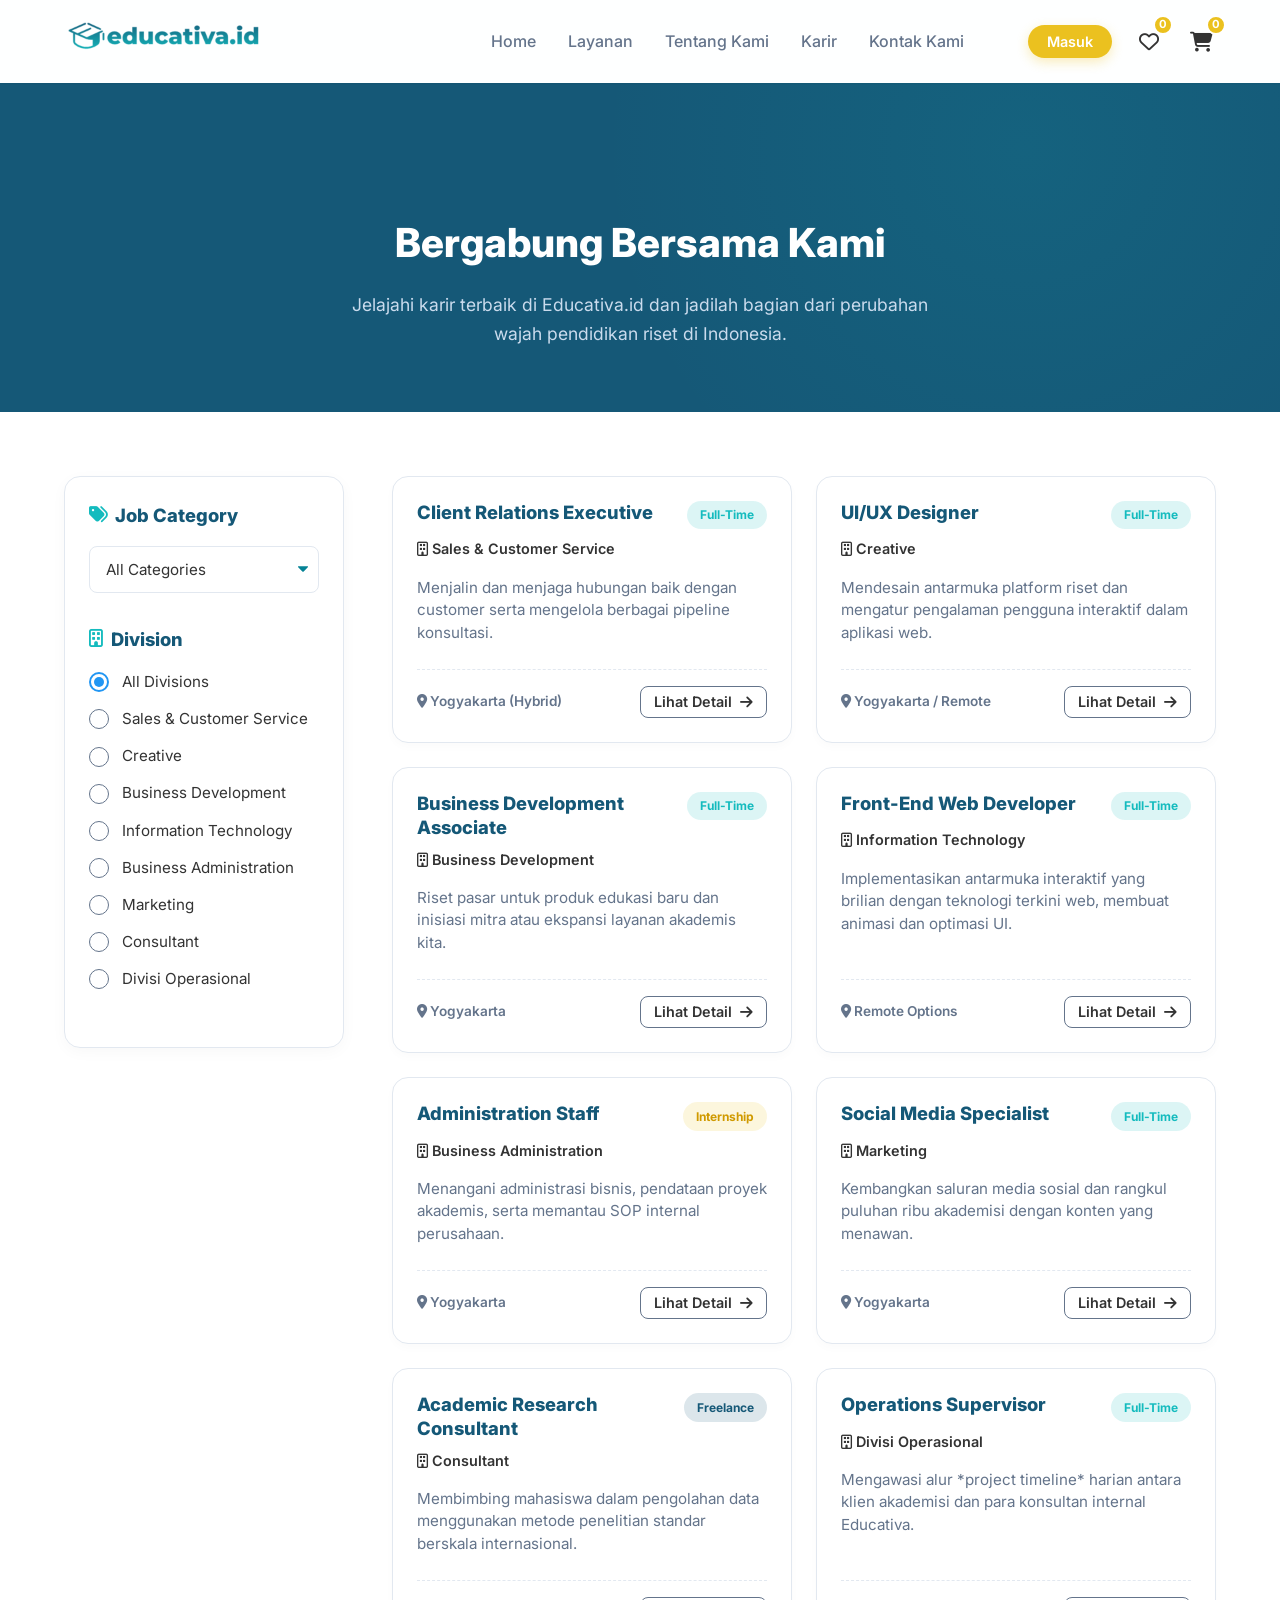
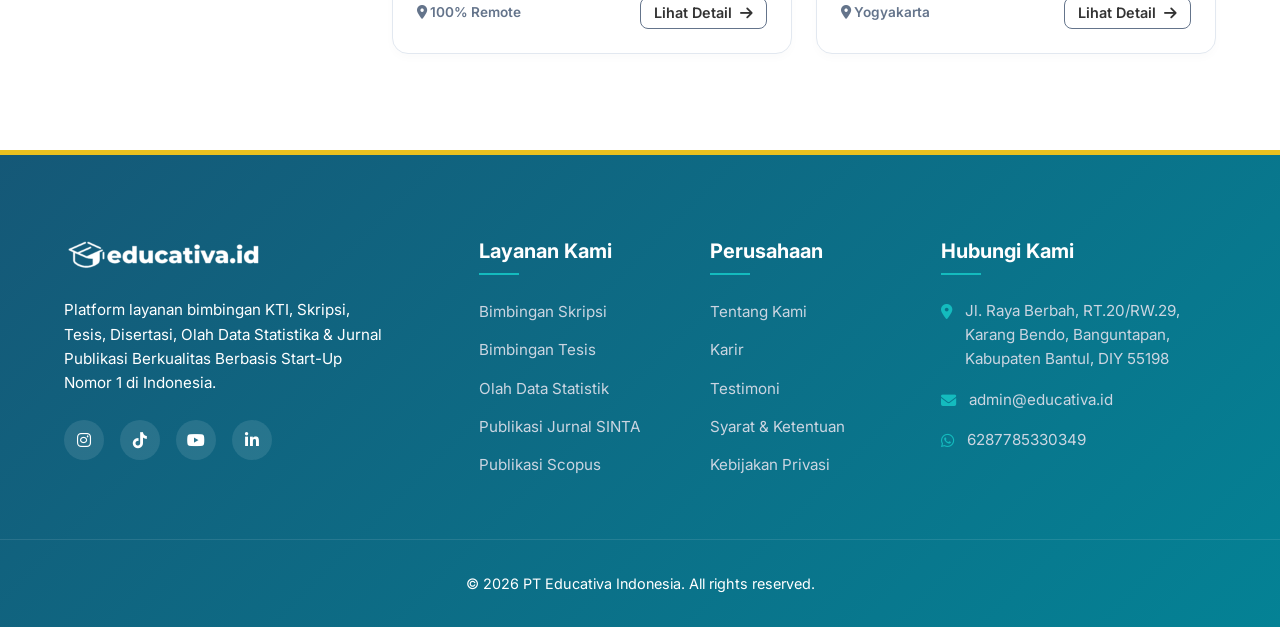
<file: karir.html>
<!doctype html>
<html lang="id">
<head>
  <meta charset="UTF-8" />
  <meta name="viewport" content="width=device-width, initial-scale=1.0" />
  <title>Karir - Educativa.id</title>
  <!-- Google Fonts: Inter -->
  <link rel="preconnect" href="https://fonts.googleapis.com" />
  <link rel="preconnect" href="https://fonts.gstatic.com" crossorigin />
  <link href="https://fonts.googleapis.com/css2?family=Inter:wght@300;400;500;600;700;800&display=swap" rel="stylesheet" />
  <!-- FontAwesome for Icons -->
  <link rel="stylesheet" href="https://cdnjs.cloudflare.com/ajax/libs/font-awesome/6.4.0/css/all.min.css" />
  <!-- Custom CSS -->
  <link rel="stylesheet" href="style.css" />
</head>
<body>
  <!-- NAVBAR -->
  <nav class="navbar" id="navbar">
    <div class="container navbar-container">
      <div class="nav-logo">
        <a href="index.html">
          <img src="assets/Logo-Educativa.png" alt="Educativa Logo" style="height: 40px;">
        </a>
      </div>

      <!-- Mobile Menu Toggle -->
      <button class="nav-toggle" id="nav-toggle">
        <i class="fas fa-bars"></i>
      </button>

      <ul class="nav-menu" id="nav-menu">
        <li><a href="index.html#home">Home</a></li>
        <li><a href="index.html#courses">Layanan</a></li>
        <li><a href="index.html#about">Tentang Kami</a></li>
        <li><a href="karir.html" class="active">Karir</a></li>
        <li><a href="index.html#contact">Kontak Kami</a></li>
        <li class="nav-icons-wrapper">
          <div class="nav-icons">
            <button class="btn btn-primary btn-pill btn-sm" onclick="openAuthModal()" style="font-weight: 600; padding: 0.5rem 1.2rem;">Masuk</button>
            <div class="icon-wrapper" onclick="toggleNavDropdown('wishlist-dropdown')">
              <i class="fa-regular fa-heart"></i>
              <span class="badge" id="wishlist-badge">0</span>
              <!-- Wishlist Dropdown -->
              <div class="nav-dropdown" id="wishlist-dropdown">
                <div class="dropdown-header">
                  <h4>Wishlist Saya</h4>
                </div>
                <div class="dropdown-body" id="wishlist-items-container">
                  <p class="empty-notif">Belum ada kelas di wishlist.</p>
                </div>
              </div>
            </div>
            <div class="icon-wrapper" onclick="toggleNavDropdown('cart-dropdown')">
              <i class="fa-solid fa-cart-shopping"></i>
              <span class="badge" id="cart-badge">0</span>
              <!-- Cart Dropdown -->
              <div class="nav-dropdown" id="cart-dropdown">
                <div class="dropdown-header">
                  <h4>Keranjang Belanja</h4>
                </div>
                <div class="dropdown-body" id="cart-items-container">
                  <p class="empty-notif">Keranjang Anda kosong.</p>
                </div>
                <div class="dropdown-footer">
                  <button class="btn btn-primary" style="width: 100%; border-radius: 8px;" onclick="alert('Checkout fitur belum tersedia di demo ini.')">Lanjut Pembayaran</button>
                </div>
              </div>
            </div>
          </div>
        </li>
      </ul>
    </div>
  </nav>

  <!-- CAREER HERO -->
  <section class="career-hero">
    <div class="container">
      <h1>Bergabung Bersama Kami</h1>
      <p>Jelajahi karir terbaik di Educativa.id dan jadilah bagian dari perubahan wajah pendidikan riset di Indonesia.</p>
    </div>
  </section>

  <!-- CAREER MAIN CONTENT -->
  <section class="career-section">
    <div class="container career-layout">
      <!-- SIDEBAR FILTER -->
      <aside class="career-sidebar">
        <!-- Job Category -->
        <div class="filter-group">
          <div class="filter-title">
            <i class="fas fa-tags"></i> Job Category
          </div>
          <div class="custom-select-wrapper">
            <select id="job-category-filter">
              <option value="All">All Categories</option>
              <option value="Full-Time">Full-Time</option>
              <option value="Part-Time">Part-Time</option>
              <option value="Freelance">Freelance</option>
              <option value="Internship">Internship</option>
            </select>
          </div>
        </div>

        <!-- Division -->
        <div class="filter-group mt-4">
          <div class="filter-title">
            <i class="far fa-building"></i> Division
          </div>
          <form id="division-filter-form" class="radio-filter-list">
            <label class="radio-item">
              <input type="radio" name="division" value="All" checked>
              <span class="radio-circle"></span>
              All Divisions
            </label>
            <label class="radio-item">
              <input type="radio" name="division" value="Sales">
              <span class="radio-circle"></span>
              Sales & Customer Service
            </label>
            <label class="radio-item">
              <input type="radio" name="division" value="Creative">
              <span class="radio-circle"></span>
              Creative
            </label>
            <label class="radio-item">
              <input type="radio" name="division" value="Business Development">
              <span class="radio-circle"></span>
              Business Development
            </label>
            <label class="radio-item">
              <input type="radio" name="division" value="IT">
              <span class="radio-circle"></span>
              Information Technology
            </label>
            <label class="radio-item">
              <input type="radio" name="division" value="Business Administration">
              <span class="radio-circle"></span>
              Business Administration
            </label>
            <label class="radio-item">
              <input type="radio" name="division" value="Marketing">
              <span class="radio-circle"></span>
              Marketing
            </label>
            <label class="radio-item">
              <input type="radio" name="division" value="Consultant">
              <span class="radio-circle"></span>
              Consultant
            </label>
            <label class="radio-item">
              <input type="radio" name="division" value="Operasional">
              <span class="radio-circle"></span>
              Divisi Operasional
            </label>
          </form>
        </div>
      </aside>

      <!-- JOB LISTING -->
      <div class="career-grid" id="career-jobs-container">
        
        <div class="job-card" data-division="Sales" data-category="Full-Time">
          <div class="job-header">
            <h3>Client Relations Executive</h3>
            <span class="job-type-badge text-teal-bg">Full-Time</span>
          </div>
          <p class="job-division text-muted"><i class="far fa-building"></i> Sales & Customer Service</p>
          <p class="job-desc">Menjalin dan menjaga hubungan baik dengan customer serta mengelola berbagai pipeline konsultasi.</p>
          <div class="job-footer">
            <span class="job-location"><i class="fas fa-map-marker-alt"></i> Yogyakarta (Hybrid)</span>
            <button class="btn btn-outline btn-sm" style="padding: 0.4rem 0.8rem; border-radius: 8px;">Lihat Detail <i class="fas fa-arrow-right"></i></button>
          </div>
        </div>

        <div class="job-card" data-division="Creative" data-category="Full-Time">
          <div class="job-header">
            <h3>UI/UX Designer</h3>
            <span class="job-type-badge text-teal-bg">Full-Time</span>
          </div>
          <p class="job-division text-muted"><i class="far fa-building"></i> Creative</p>
          <p class="job-desc">Mendesain antarmuka platform riset dan mengatur pengalaman pengguna interaktif dalam aplikasi web.</p>
          <div class="job-footer">
            <span class="job-location"><i class="fas fa-map-marker-alt"></i> Yogyakarta / Remote</span>
            <button class="btn btn-outline btn-sm" style="padding: 0.4rem 0.8rem; border-radius: 8px;">Lihat Detail <i class="fas fa-arrow-right"></i></button>
          </div>
        </div>

        <div class="job-card" data-division="Business Development" data-category="Full-Time">
          <div class="job-header">
            <h3>Business Development Associate</h3>
            <span class="job-type-badge text-teal-bg">Full-Time</span>
          </div>
          <p class="job-division text-muted"><i class="far fa-building"></i> Business Development</p>
          <p class="job-desc">Riset pasar untuk produk edukasi baru dan inisiasi mitra atau ekspansi layanan akademis kita.</p>
          <div class="job-footer">
            <span class="job-location"><i class="fas fa-map-marker-alt"></i> Yogyakarta</span>
            <button class="btn btn-outline btn-sm" style="padding: 0.4rem 0.8rem; border-radius: 8px;">Lihat Detail <i class="fas fa-arrow-right"></i></button>
          </div>
        </div>

        <div class="job-card" data-division="IT" data-category="Full-Time">
          <div class="job-header">
            <h3>Front-End Web Developer</h3>
            <span class="job-type-badge text-teal-bg">Full-Time</span>
          </div>
          <p class="job-division text-muted"><i class="far fa-building"></i> Information Technology</p>
          <p class="job-desc">Implementasikan antarmuka interaktif yang brilian dengan teknologi terkini web, membuat animasi dan optimasi UI.</p>
          <div class="job-footer">
            <span class="job-location"><i class="fas fa-map-marker-alt"></i> Remote Options</span>
            <button class="btn btn-outline btn-sm" style="padding: 0.4rem 0.8rem; border-radius: 8px;">Lihat Detail <i class="fas fa-arrow-right"></i></button>
          </div>
        </div>

        <div class="job-card" data-division="Business Administration" data-category="Internship">
          <div class="job-header">
            <h3>Administration Staff</h3>
            <span class="job-type-badge text-yellow-bg">Internship</span>
          </div>
          <p class="job-division text-muted"><i class="far fa-building"></i> Business Administration</p>
          <p class="job-desc">Menangani administrasi bisnis, pendataan proyek akademis, serta memantau SOP internal perusahaan.</p>
          <div class="job-footer">
            <span class="job-location"><i class="fas fa-map-marker-alt"></i> Yogyakarta</span>
            <button class="btn btn-outline btn-sm" style="padding: 0.4rem 0.8rem; border-radius: 8px;">Lihat Detail <i class="fas fa-arrow-right"></i></button>
          </div>
        </div>

        <div class="job-card" data-division="Marketing" data-category="Full-Time">
          <div class="job-header">
            <h3>Social Media Specialist</h3>
            <span class="job-type-badge text-teal-bg">Full-Time</span>
          </div>
          <p class="job-division text-muted"><i class="far fa-building"></i> Marketing</p>
          <p class="job-desc">Kembangkan saluran media sosial dan rangkul puluhan ribu akademisi dengan konten yang menawan.</p>
          <div class="job-footer">
            <span class="job-location"><i class="fas fa-map-marker-alt"></i> Yogyakarta</span>
            <button class="btn btn-outline btn-sm" style="padding: 0.4rem 0.8rem; border-radius: 8px;">Lihat Detail <i class="fas fa-arrow-right"></i></button>
          </div>
        </div>

        <div class="job-card" data-division="Consultant" data-category="Freelance">
          <div class="job-header">
            <h3>Academic Research Consultant</h3>
            <span class="job-type-badge text-blue-bg">Freelance</span>
          </div>
          <p class="job-division text-muted"><i class="far fa-building"></i> Consultant</p>
          <p class="job-desc">Membimbing mahasiswa dalam pengolahan data menggunakan metode penelitian standar berskala internasional.</p>
          <div class="job-footer">
            <span class="job-location"><i class="fas fa-map-marker-alt"></i> 100% Remote</span>
            <button class="btn btn-outline btn-sm" style="padding: 0.4rem 0.8rem; border-radius: 8px;">Lihat Detail <i class="fas fa-arrow-right"></i></button>
          </div>
        </div>

        <div class="job-card" data-division="Operasional" data-category="Full-Time">
          <div class="job-header">
            <h3>Operations Supervisor</h3>
            <span class="job-type-badge text-teal-bg">Full-Time</span>
          </div>
          <p class="job-division text-muted"><i class="far fa-building"></i> Divisi Operasional</p>
          <p class="job-desc">Mengawasi alur *project timeline* harian antara klien akademisi dan para konsultan internal Educativa.</p>
          <div class="job-footer">
            <span class="job-location"><i class="fas fa-map-marker-alt"></i> Yogyakarta</span>
            <button class="btn btn-outline btn-sm" style="padding: 0.4rem 0.8rem; border-radius: 8px;">Lihat Detail <i class="fas fa-arrow-right"></i></button>
          </div>
        </div>

      </div>
    </div>
  </section>

  <!-- FOOTER -->
  <footer class="footer" id="contact">
      <div class="container footer-container">
          <div class="footer-col brand-col">
              <a href="index.html" class="footer-logo">
                  <img src="assets/Logo-Educativa.png" alt="Educativa Logo" style="height: 40px; margin-bottom: 1rem; filter: brightness(0) invert(1);">
              </a>
              <p>Platform layanan bimbingan KTI, Skripsi, Tesis, Disertasi, Olah Data Statistika & Jurnal Publikasi Berkualitas Berbasis Start-Up Nomor 1 di Indonesia.</p>
              <div class="social-links">
                  <a href="#"><i class="fab fa-instagram"></i></a>
                  <a href="#"><i class="fab fa-tiktok"></i></a>
                  <a href="#"><i class="fab fa-youtube"></i></a>
                  <a href="#"><i class="fab fa-linkedin-in"></i></a>
              </div>
          </div>
          
          <div class="footer-col">
              <h4>Layanan Kami</h4>
              <ul>
                  <li><a href="index.html#courses">Bimbingan Skripsi</a></li>
                  <li><a href="index.html#courses">Bimbingan Tesis</a></li>
                  <li><a href="index.html#courses">Olah Data Statistik</a></li>
                  <li><a href="index.html#courses">Publikasi Jurnal SINTA</a></li>
                  <li><a href="index.html#courses">Publikasi Scopus</a></li>
              </ul>
          </div>

          <div class="footer-col">
              <h4>Perusahaan</h4>
              <ul>
                  <li><a href="index.html#about">Tentang Kami</a></li>
                  <li><a href="karir.html">Karir</a></li>
                  <li><a href="#">Testimoni</a></li>
                  <li><a href="#">Syarat & Ketentuan</a></li>
                  <li><a href="#">Kebijakan Privasi</a></li>
              </ul>
          </div>

          <div class="footer-col contact-col">
              <h4>Hubungi Kami</h4>
              <p><i class="fas fa-map-marker-alt"></i> Jl. Raya Berbah, RT.20/RW.29, Karang Bendo, Banguntapan, Kabupaten Bantul, DIY 55198</p>
              <p><i class="fas fa-envelope"></i> admin@educativa.id</p>
              <p><i class="fab fa-whatsapp"></i> 6287785330349</p>
          </div>
      </div>
      <div class="footer-bottom">
          <p>&copy; 2026 PT Educativa Indonesia. All rights reserved.</p>
      </div>
  </footer>

  <!-- TOAST CONTAINER -->
  <div id="toast-container" class="toast-container"></div>

  <!-- AUTH MODAL (LOGIN & REGISTER) -->
  <div class="auth-modal-overlay" id="auth-modal" style="display: none;">
    <div class="auth-card">
      <button class="auth-close-btn" onclick="closeAuthModal()" aria-label="Tutup">
        <i class="fas fa-times"></i>
      </button>
      
      <div class="auth-header text-center">
        <img src="assets/Logo-Educativa.png" alt="Educativa Logo" class="auth-logo">
        <h2>Selamat Datang!</h2>
        <p>Silakan masuk atau daftar untuk melanjutkan.</p>
      </div>

      <div class="auth-tabs">
        <button class="auth-tab-btn active" id="tab-login" onclick="switchAuthTab('login')">Masuk</button>
        <button class="auth-tab-btn" id="tab-register" onclick="switchAuthTab('register')">Daftar</button>
      </div>

      <!-- FORM LOGIN -->
      <form class="auth-form" id="form-login" onsubmit="event.preventDefault(); alert('Login berhasil (Demo)!'); closeAuthModal();">
        <div class="form-group">
          <label for="login-email">Email</label>
          <input type="email" id="login-email" placeholder="Masukkan email Anda" required>
        </div>
        <div class="form-group">
          <label for="login-password">Password</label>
          <input type="password" id="login-password" placeholder="Masukkan password" required>
        </div>
        <div class="form-options">
          <label class="remember-me">
            <input type="checkbox"> Ingat saya
          </label>
          <a href="#" class="forgot-password">Lupa Password?</a>
        </div>
        <button type="submit" class="btn btn-primary" style="width: 100%; border-radius: 999px; font-weight: 700; padding: 0.8rem;">Masuk Sekarang</button>
      </form>

      <!-- FORM DAFTAR -->
      <form class="auth-form" id="form-register" style="display: none;" onsubmit="event.preventDefault(); alert('Pendaftaran berhasil (Demo)! Silakan login.'); switchAuthTab('login');">
        <div class="form-group">
          <label for="reg-name">Nama Lengkap</label>
          <input type="text" id="reg-name" placeholder="John Doe" required>
        </div>
        <div class="form-group">
          <label for="reg-email">Email</label>
          <input type="email" id="reg-email" placeholder="johndoe@email.com" required>
        </div>
        <div class="form-group">
          <label for="reg-password">Password</label>
          <input type="password" id="reg-password" placeholder="Buat password baru" minlength="6" required>
        </div>
        <button type="submit" class="btn btn-primary" style="width: 100%; border-radius: 999px; font-weight: 700; padding: 0.8rem;">Daftar Akun</button>
      </form>
    </div>
  </div>

  <!-- MAIN SCRIPT -->
  <script src="script.js"></script>
</body>
</html>
</file>
<file: style.css>
/* -------------------------------------
   CSS VARIABLES & DESIGN SYSTEM
--------------------------------------- */
:root {
  /* Brand Colors - Official Educativa Theme */
  --primary-color: #14bbbe; /* Bright Teal/Cyan */
  --primary-light: #2bced1; 
  --primary-dark: #048295; /* Deep Teal */
  --primary-navy: #155877; /* Navy */
  
  --secondary-color: #ebc11f; /* Yellow Gold CTA */
  --secondary-hover: #d7a802;

  /* Neutral Colors */
  --text-main: #333333; /* Dark Gray */
  --text-muted: #64748b;
  --bg-main: #ffffff;
  --bg-light: #ecf2f5; /* Very light blue/grey */
  --bg-dark: #155877; /* Navy */
  --border-color: #e2e8f0;
  --sage-accent: #c2d4c1; /* Soft Sage */

  /* Typography */
  --font-family: "Inter", sans-serif;

  /* Shadows & Effects */
  --shadow-sm: 0 1px 2px 0 rgba(0, 0, 0, 0.05);
  --shadow-md:
    0 4px 6px -1px rgba(0, 0, 0, 0.1), 0 2px 4px -1px rgba(0, 0, 0, 0.06);
  --shadow-lg:
    0 10px 15px -3px rgba(0, 0, 0, 0.1), 0 4px 6px -2px rgba(0, 0, 0, 0.05);
  --shadow-xl:
    0 20px 25px -5px rgba(0, 0, 0, 0.1), 0 10px 10px -5px rgba(0, 0, 0, 0.04);

  /* Transitions */
  --transition-fast: 0.2s ease;
  --transition-normal: 0.3s ease;
}

/* -------------------------------------
   RESET & BASE STYLES
--------------------------------------- */
* {
  margin: 0;
  padding: 0;
  box-sizing: border-box;
}

html {
  scroll-behavior: smooth;
}

body {
  font-family: var(--font-family);
  color: var(--text-main);
  background-color: var(--bg-light);
  line-height: 1.6;
  overflow-x: hidden;
}

a {
  text-decoration: none;
  color: inherit;
}

li {
  list-style: none;
}

button {
  cursor: pointer;
  font-family: var(--font-family);
  border: none;
  outline: none;
  background: none;
}

.container {
  width: 100%;
  max-width: 1200px;
  margin: 0 auto;
  padding: 0 1.5rem;
}

/* -------------------------------------
   UTILITY CLASSES & BUTTONS
--------------------------------------- */
.btn {
  display: inline-flex;
  align-items: center;
  justify-content: center;
  padding: 0.75rem 1.5rem;
  border-radius: 8px;
  font-weight: 600;
  transition: all var(--transition-normal);
  gap: 0.5rem;
}

.btn-pill {
  border-radius: 50px;
}

.btn-sm {
  padding: 0.5rem 1rem;
  font-size: 0.9rem;
}

.btn-primary {
  background-color: var(--secondary-color);
  color: white !important;
  box-shadow: 0 4px 12px rgba(235, 193, 31, 0.3);
  font-weight: 800;
}

.btn-primary:hover {
  background-color: var(--secondary-hover);
  color: white !important;
  transform: translateY(-2px);
  box-shadow: 0 6px 15px rgba(215, 168, 2, 0.4);
}

.btn-outline {
  background-color: transparent;
  color: var(--text-main);
  border: 1px solid var(--text-muted);
}

.btn-outline:hover {
  border-color: var(--primary-color);
  color: var(--primary-color);
}

.text-teal {
  color: var(--primary-color);
}
.text-yellow {
  color: var(--secondary-color);
}
.mt-2 {
  margin-top: 1rem;
}

/* -------------------------------------
   NAVBAR
--------------------------------------- */
.navbar {
  position: sticky;
  top: 0;
  width: 100%;
  background-color: rgba(255, 255, 255, 0.95);
  backdrop-filter: blur(10px);
  box-shadow: var(--shadow-sm);
  z-index: 1000;
  padding: 1rem 0;
  transition: box-shadow var(--transition-fast);
}

.navbar-container {
  display: flex;
  justify-content: space-between;
  align-items: center;
}

.nav-logo a {
  font-size: 1.5rem;
  font-weight: 800;
  color: var(--primary-color);
}

.nav-logo span {
  color: var(--secondary-color);
}

.nav-menu {
  display: flex;
  gap: 2rem;
  align-items: center;
}

.nav-menu a {
  font-weight: 500;
  color: var(--text-muted);
  transition: color var(--transition-fast);
  position: relative;
  display: inline-block;
}

.nav-menu a:hover,
.nav-menu a.active {
  color: var(--primary-color);
}

.nav-menu a::after {
  content: "";
  position: absolute;
  width: 0;
  height: 2px;
  bottom: -4px;
  left: 0;
  background-color: var(--primary-color);
  transition: width var(--transition-normal);
}

.nav-menu a:hover::after,
.nav-menu a.active::after {
  width: 100%;
}

/* Ensure primary button text has correct contrast */
.nav-menu a.btn-primary,
.nav-icons a.btn-primary {
  color: white !important;
}

.nav-icons-wrapper {
  display: flex;
  align-items: center;
  margin-left: 2rem;
}

.nav-icons {
  display: flex;
  gap: 1.5rem;
  align-items: center;
}

.icon-wrapper {
  position: relative;
  font-size: 1.25rem;
  color: var(--text-main);
  cursor: pointer;
  transition: color var(--transition-fast);
  padding: 0.2rem;
}

.icon-wrapper:hover {
  color: var(--primary-color);
}

.badge {
  position: absolute;
  top: -8px;
  right: -10px;
  background-color: var(--secondary-color);
  color: white;
  font-size: 0.7rem;
  font-weight: 700;
  width: 20px;
  height: 20px;
  border-radius: 50%;
  display: flex;
  justify-content: center;
  align-items: center;
  border: 2px solid white;
  transition: transform 0.2s cubic-bezier(0.175, 0.885, 0.32, 1.275);
}

/* Badge animation lock */
.badge.bump {
  transform: scale(1.4);
}

/* -------------------------------------
   NAVBAR DROPDOWNS (CART & WISHLIST)
--------------------------------------- */
.nav-dropdown {
  position: absolute;
  top: 180%;
  right: -10px;
  width: 350px;
  background: white;
  border-radius: 16px;
  box-shadow: var(--shadow-xl);
  opacity: 0;
  visibility: hidden;
  transform: translateY(10px);
  transition: all var(--transition-normal);
  z-index: 1000;
  border: 1px solid var(--border-color);
  overflow: hidden;
  cursor: default; /* stop icon inherit */
}

.nav-dropdown.show {
  opacity: 1;
  visibility: visible;
  transform: translateY(0);
}

.dropdown-header {
  padding: 1.2rem;
  background-color: var(--bg-light);
  border-bottom: 1px solid var(--border-color);
  border-radius: 16px 16px 0 0;
}

.dropdown-header h4 {
  margin: 0;
  font-size: 1.1rem;
  color: var(--text-main);
  font-weight: 700;
}

.dropdown-body {
  max-height: 350px;
  overflow-y: auto;
  padding: 0;
}

.dropdown-item {
  display: flex;
  align-items: center;
  gap: 1rem;
  padding: 1rem 1.2rem;
  border-bottom: 1px solid var(--border-color);
  transition: background-color var(--transition-fast);
}

.dropdown-item:hover {
  background-color: var(--bg-light);
}

.dropdown-item-img {
  width: 60px;
  height: 60px;
  border-radius: 8px;
  object-fit: cover;
}

.dropdown-item-info {
  flex-grow: 1;
  display: flex;
  flex-direction: column;
}

.dropdown-item-title {
  font-size: 0.9rem;
  font-weight: 700;
  color: var(--text-main);
  line-height: 1.3;
  margin-bottom: 0.2rem;
  display: -webkit-box;
  -webkit-line-clamp: 2;
  line-clamp: 2;
  -webkit-box-orient: vertical;
  overflow: hidden;
}

.dropdown-item-price {
  font-size: 0.85rem;
  color: var(--primary-color);
  font-weight: 700;
}

.dropdown-item-remove {
  color: #ef4444;
  background: #fee2e2;
  border: none;
  width: 32px;
  height: 32px;
  border-radius: 50%;
  display: flex;
  justify-content: center;
  align-items: center;
  cursor: pointer;
  transition: all var(--transition-fast);
}

.dropdown-item-remove:hover {
  background: #fca5a5;
  color: #b91c1c;
}

.empty-notif {
  padding: 2rem;
  text-align: center;
  color: var(--text-muted);
  font-size: 0.95rem;
}

.dropdown-footer {
  padding: 1.2rem;
  background: white;
  border-top: 1px solid var(--border-color);
}

/* -------------------------------------
   TOAST NOTIFICATIONS
--------------------------------------- */
.toast-container {
  position: fixed;
  bottom: 30px;
  right: 30px;
  z-index: 9999;
  display: flex;
  flex-direction: column;
  gap: 10px;
}

.toast {
  background: white;
  border-left: 5px solid var(--primary-color);
  box-shadow: 0 10px 30px rgba(0,0,0,0.1);
  padding: 1rem 1.5rem;
  border-radius: 8px;
  display: flex;
  align-items: center;
  gap: 12px;
  min-width: 300px;
  transform: translateX(120%);
  transition: transform 0.4s cubic-bezier(0.175, 0.885, 0.32, 1.275);
}

.toast.show {
  transform: translateX(0);
}

.toast-icon {
  font-size: 1.5rem;
  color: var(--primary-color);
}

.toast.toast-danger {
  border-left-color: #ef4444;
}

.toast.toast-danger .toast-icon {
  color: #ef4444;
}

.toast-content {
  display: flex;
  flex-direction: column;
}

.toast-title {
  font-weight: 800;
  color: var(--text-main);
  font-size: 0.95rem;
}

.toast-desc {
  color: var(--text-muted);
  font-size: 0.85rem;
}

.nav-toggle {
  display: none;
  font-size: 1.5rem;
  color: var(--text-main);
}

/* -------------------------------------
   HERO SECTION
--------------------------------------- */
.hero {
  padding: 8rem 0 5rem;
  background:
    radial-gradient(
      circle at top right,
      rgba(20, 187, 190, 0.15) 0%,
      transparent 40%
    ),
    radial-gradient(
      circle at bottom left,
      rgba(4, 130, 149, 0.05) 0%,
      transparent 30%
    );
  background-color: var(--bg-light);
  min-height: 90vh;
  display: flex;
  align-items: center;
  position: relative;
  overflow: hidden;
}

/* Add a subtle background abstract shape if possible */
.hero::before {
  content: "";
  position: absolute;
  top: -10%;
  right: -5%;
  width: 600px;
  height: 600px;
  background: radial-gradient(
    circle,
    rgba(20, 187, 190, 0.08) 0%,
    transparent 70%
  );
  border-radius: 50%;
  z-index: 0;
}

.hero-container {
  display: grid;
  grid-template-columns: 1fr 1fr;
  gap: 2rem;
  align-items: center;
  z-index: 1;
}

.hero-title {
  font-size: 3.5rem;
  font-weight: 800;
  line-height: 1.2;
  margin-bottom: 1.5rem;
  color: var(--text-main);
}

.hero-title span {
  color: var(--primary-color);
  position: relative;
}

.hero-subtitle {
  font-size: 1.125rem;
  color: var(--text-muted);
  margin-bottom: 2.5rem;
  max-width: 90%;
  font-weight: 400;
}

.hero-cta {
  display: flex;
  gap: 1rem;
  margin-bottom: 2rem;
}

.hero-hashtag-wrap {
  margin-top: 2rem;
}

.hashtag {
  font-weight: 800;
  color: var(--text-muted);
  font-size: 1.25rem;
  font-style: italic;
  background: -webkit-linear-gradient(
    45deg,
    var(--text-main),
    var(--primary-color)
  );
  -webkit-background-clip: text;
  background-clip: text;
  -webkit-text-fill-color: transparent;
}

.hero-image {
  position: relative;
  display: flex;
  justify-content: center;
  align-items: center;
}

.image-wrapper {
  position: relative;
  width: 100%;
  max-width: 600px;
  margin: 0 auto;
}

.main-hero-img {
  width: 100%;
  height: 100%;
  object-fit: cover;
  border-radius: 20px;
  position: relative;
  z-index: 2;
}

/* Background blob for the image to sit on */
.image-wrapper::before {
  content: "";
  position: absolute;
  top: 50%;
  left: 50%;
  transform: translate(-50%, -50%);
  width: 110%;
  height: 110%;
  background-color: rgba(20, 187, 190, 0.1);
  border-radius: 50% 50% 50% 50% / 60% 60% 40% 40%;
  z-index: 1;
}

.floating-bubble {
  position: absolute;
  background: white;
  width: 60px;
  height: 60px;
  border-radius: 50%;
  display: flex;
  justify-content: center;
  align-items: center;
  box-shadow: var(--shadow-lg);
  font-size: 1.5rem;
  color: var(--primary-color);
  z-index: 3;
  animation: float 5s ease-in-out infinite;
}

.bubble-1 {
  top: 10%;
  left: -5%;
  animation-delay: 0s;
}

.bubble-2 {
  bottom: 15%;
  right: -5%;
  animation-delay: 2.5s;
  color: var(--secondary-color);
}

@keyframes float {
  0% {
    transform: translateY(0px) scale(1);
  }
  50% {
    transform: translateY(-15px) scale(1.05);
  }
  100% {
    transform: translateY(0px) scale(1);
  }
}

/* -------------------------------------
   SERVICE CHECKLIST STRIP
--------------------------------------- */
.service-strip {
  background-color: white;
  padding: 2rem 0;
  text-align: center;
  box-shadow: 0 4px 15px rgba(0, 0, 0, 0.03);
  position: relative;
  z-index: 10;
  margin-top: -30px; /* Overlap with hero a bit */
}

.strip-title {
  font-size: 1.1rem;
  font-weight: 700;
  color: var(--text-main);
  margin-bottom: 1.5rem;
}

.strip-items {
  display: flex;
  justify-content: center;
  flex-wrap: wrap;
  gap: 2rem;
}

.strip-item {
  font-size: 0.95rem;
  color: var(--text-muted);
  display: flex;
  align-items: center;
  gap: 0.5rem;
  font-weight: 500;
}

/* -------------------------------------
   3 PILLAR SERVICES SECTION
--------------------------------------- */
.pillar-services {
  padding: 6rem 0;
  background-color: var(--bg-light);
  position: relative;
  overflow: hidden;
}

/* Background stylistic wave from screenshot */
.pillar-services::before {
  content: "";
  position: absolute;
  top: 0;
  left: 0;
  right: 0;
  height: 100%;
  background: url('data:image/svg+xml;utf8,<svg viewBox="0 0 1440 320" xmlns="http://www.w3.org/2000/svg"><path fill="%2314bbbe10" fill-opacity="1" d="M0,160L48,149.3C96,139,192,117,288,138.7C384,160,480,224,576,218.7C672,213,768,139,864,133.3C960,128,1056,192,1152,197.3C1248,203,1344,149,1392,122.7L1440,96L1440,320L1392,320C1344,320,1248,320,1152,320C1056,320,960,320,864,320C768,320,672,320,576,320C480,320,384,320,288,320C192,320,96,320,48,320L0,320Z"></path></svg>')
    no-repeat bottom;
  background-size: cover;
  z-index: 0;
}

.pillar-services .container {
  position: relative;
  z-index: 1;
}

.pillar-services .section-header {
  text-align: center;
  margin-bottom: 4rem;
  max-width: 800px;
  margin-left: auto;
  margin-right: auto;
}

.divider-wave {
  width: 80px;
  height: 4px;
  background-color: var(--secondary-color);
  margin: 1.5rem auto 0;
  border-radius: 2px;
}

.pillars-grid {
  display: grid;
  grid-template-columns: repeat(auto-fit, minmax(300px, 1fr));
  gap: 2.5rem;
}

.pillar-card {
  background: white;
  border-radius: 20px;
  padding: 0 0 2.5rem 0;
  text-align: center;
  box-shadow: var(--shadow-md);
  transition:
    transform var(--transition-normal),
    box-shadow var(--transition-normal);
  position: relative;
  overflow: hidden;
  display: flex;
  flex-direction: column;
  align-items: center;
}

.pillar-card:hover {
  transform: translateY(-10px);
  box-shadow: var(--shadow-xl);
}

.pillar-image-banner {
  width: 100%;
  height: 200px;
  background-color: var(--bg-light);
}

.pillar-image-banner img {
  width: 100%;
  height: 100%;
  object-fit: cover;
}

.pillar-card::before {
  content: "";
  position: absolute;
  top: 0;
  left: 0;
  right: 0;
  height: 5px;
  background: var(--primary-color);
  z-index: 10;
}

.pillar-icon {
  width: 80px;
  height: 80px;
  background: var(--primary-color);
  color: white;
  border-radius: 50%;
  display: flex;
  justify-content: center;
  align-items: center;
  font-size: 2rem;
  margin-top: -40px;
  margin-bottom: 1.5rem;
  box-shadow: 0 4px 10px rgba(20, 187, 190, 0.3);
  border: 4px solid white;
  z-index: 2;
}

.pillar-card h3 {
  font-size: 1.5rem;
  color: var(--primary-navy);
  margin-bottom: 0.5rem;
  font-weight: 800;
  padding: 0 2rem;
}

.pillar-card .subtitle {
  font-weight: 700;
  color: var(--text-main);
  margin-bottom: 1rem;
  font-size: 1rem;
  padding: 0 2rem;
}

.pillar-card .desc {
  color: var(--text-muted);
  font-size: 0.95rem;
  line-height: 1.6;
  margin-bottom: 2rem;
  flex-grow: 1;
  padding: 0 2rem;
}

/* -------------------------------------
   STATS BANNER
--------------------------------------- */
.stats-banner {
  background-color: var(--primary-navy);
  background-image: linear-gradient(135deg, var(--primary-navy) 0%, var(--primary-dark) 100%);
  padding: 4rem 0;
  color: white;
  border-top: 4px solid var(--secondary-color);
  box-shadow: 0 10px 30px rgba(4, 130, 149, 0.2);
  position: relative;
  z-index: 10;
}

.stats-container {
  display: grid;
  grid-template-columns: repeat(4, 1fr);
  gap: 2rem;
  text-align: center;
}

.stat-item {
  padding: 1rem;
}

.stat-num {
  font-size: 3rem;
  font-weight: 800;
  margin-bottom: 0.5rem;
}

.stat-label {
  font-size: 1.1rem;
  font-weight: 600;
  opacity: 0.9;
  text-transform: uppercase;
  letter-spacing: 1px;
}

/* -------------------------------------
   100% GUARANTEE SERVICE SECTION
--------------------------------------- */
.guarantee-section {
  padding: 6rem 0;
  background-color: white;
}

.guarantee-section .section-header {
  text-align: center;
  margin-bottom: 4rem;
  max-width: 800px;
  margin-left: auto;
  margin-right: auto;
}

.guarantee-section .section-header h2 {
  font-size: 2.5rem;
  color: var(--text-main);
  margin-bottom: 1rem;
}

.guarantee-section .section-header p {
  color: var(--text-muted);
  font-size: 1.1rem;
}

.features-grid {
  display: grid;
  grid-template-columns: repeat(auto-fit, minmax(300px, 1fr));
  gap: 2rem;
}

.feature-card {
  text-align: center;
  padding: 2.5rem 1.5rem;
  background-color: var(--bg-light);
  border-radius: 16px;
  border: 1px solid var(--border-color);
  transition: transform var(--transition-normal);
}

.feature-card:hover {
  transform: translateY(-5px);
  box-shadow: var(--shadow-sm);
  border-color: var(--primary-light);
}

.feature-icon {
  width: 70px;
  height: 70px;
  margin: 0 auto 1.5rem;
  background-color: var(--primary-color);
  color: white;
  font-size: 2rem;
  display: flex;
  justify-content: center;
  align-items: center;
  border-radius: 50%;
  box-shadow: 0 4px 10px rgba(20, 187, 190, 0.3);
}

.feature-card h3 {
  font-size: 1.25rem;
  margin-bottom: 1rem;
  color: var(--text-main);
  font-weight: 700;
}

.feature-card p {
  color: var(--text-muted);
  font-size: 0.95rem;
  line-height: 1.6;
}
/* -------------------------------------
   TESTIMONIALS SECTION (Vertical Marquee)
--------------------------------------- */
.testimonials-section {
    background-color: var(--primary-navy);
    padding: 6rem 0;
    overflow: hidden;
}

.testimonials-container {
    display: grid;
    grid-template-columns: 1fr;
    gap: 3rem;
    align-items: center;
}

@media (min-width: 992px) {
    .testimonials-container {
        grid-template-columns: 1fr 1.5fr;
        gap: 5rem;
    }
}

.testimonials-left {
    color: white;
}

.badge-testimoni {
    display: inline-block;
    background-color: transparent;
    border: 1px solid rgba(255, 255, 255, 0.4);
    color: white;
    padding: 0.5rem 1rem;
    border-radius: 8px;
    font-size: 0.9rem;
    font-weight: 700;
    margin-bottom: 1.5rem;
}

.testimoni-title {
    font-size: 2.5rem;
    font-weight: 800;
    line-height: 1.3;
    margin-bottom: 2rem;
    color: white;
}

/* Revert btn primary to standard gold for light background */
.testimonials-left .btn-primary {
    background-color: var(--secondary-color) !important;
    color: white !important;
    box-shadow: 0 4px 10px rgba(235, 193, 31, 0.3) !important;
}

.testimonials-left .btn-primary:hover {
    background-color: var(--secondary-hover) !important;
}

.testimonials-right {
    display: flex;
    gap: 1.5rem;
    height: 600px;
    overflow: hidden;
    position: relative;
    /* CSS Mask for fading out top and bottom */
    mask-image: linear-gradient(to bottom, transparent, black 10%, black 90%, transparent);
    -webkit-mask-image: linear-gradient(to bottom, transparent, black 10%, black 90%, transparent);
}

.vertical-marquee {
    flex: 1;
    display: flex;
    flex-direction: column;
    overflow: hidden;
}

.v-marquee-track {
    display: flex;
    flex-direction: column;
    gap: 1.5rem;
    padding: 10px 0;
}

.marquee-up .v-marquee-track {
    animation: scrollVerticalUp 30s linear infinite;
}

.marquee-down .v-marquee-track {
    animation: scrollVerticalDown 30s linear infinite;
}

@keyframes scrollVerticalUp {
    0% { transform: translateY(0); }
    100% { transform: translateY(calc(-50% - 0.75rem)); }
}

@keyframes scrollVerticalDown {
    0% { transform: translateY(calc(-50% - 0.75rem)); }
    100% { transform: translateY(0); }
}

.review-card {
    background-color: white;
    border: 1px solid var(--border-color);
    border-radius: 16px;
    padding: 2rem;
    color: var(--text-main);
    box-shadow: 0 4px 12px rgba(0,0,0,0.04);
}

.review-stars {
    color: var(--secondary-color);
    margin-bottom: 1rem;
    font-size: 1.1rem;
}

.review-card h4 {
    font-size: 1.1rem;
    font-weight: 700;
    margin-bottom: 0.5rem;
    color: var(--primary-navy);
}

.review-card p {
    color: var(--text-muted);
    font-size: 0.95rem;
    line-height: 1.6;
    margin-bottom: 1.5rem;
}

.review-user {
    display: flex;
    align-items: center;
    gap: 1rem;
}

.review-user .avatar {
    width: 40px;
    height: 40px;
    background-color: var(--primary-navy);
    color: var(--primary-color);
    display: flex;
    justify-content: center;
    align-items: center;
    border-radius: 50%;
    font-weight: 800;
    font-size: 0.9rem;
}

.review-user h5 {
    color: var(--text-main);
    font-size: 0.95rem;
    margin-bottom: 0.1rem;
}

.review-user span {
    color: var(--text-muted);
    font-size: 0.8rem;
}

@media (max-width: 768px) {
    .testimoni-title {
        font-size: 2rem;
    }
    .testimonials-right {
        height: 500px;
    }
}

/* -------------------------------------
   KONSULTAN EXPERT / MENTOR SECTION
--------------------------------------- */
.mentor-section {
    padding: 6rem 0;
    background-color: var(--bg-main);
    overflow: hidden;
}

.mentor-header {
    margin-bottom: 3rem;
}

.badge-mint {
    display: inline-block;
    background-color: rgba(20, 187, 190, 0.1);
    color: var(--primary-color);
    padding: 0.5rem 1rem;
    border-radius: 999px;
    font-size: 0.85rem;
    font-weight: 700;
    margin-bottom: 1rem;
}

.mentor-header h2 {
    font-size: 2.5rem;
    color: var(--primary-navy);
    margin-bottom: 1rem;
    text-align: center;
}

.mentor-header p {
    color: var(--text-muted);
    font-size: 1.05rem;
    max-width: 800px;
    margin: 0 auto 2rem;
    text-align: center;
}

.mentor-chips {
    display: flex;
    justify-content: center;
    gap: 1.5rem;
    flex-wrap: wrap;
}

.mentor-chips .chip {
    background-color: white;
    padding: 0.5rem 1.25rem;
    border-radius: 999px;
    font-size: 0.9rem;
    font-weight: 600;
    color: var(--text-main);
    box-shadow: 0 2px 10px rgba(0,0,0,0.04);
    display: flex;
    align-items: center;
    gap: 0.5rem;
}

.mentor-controls {
    display: flex;
    justify-content: space-between;
    align-items: center;
    margin-bottom: 2rem;
    flex-wrap: wrap;
    gap: 1rem;
}

.mentor-filters {
    display: flex;
    gap: 0.5rem;
    flex-wrap: wrap;
}

.filter-btn {
    background-color: white;
    border: 1px solid var(--border-color);
    color: var(--text-main);
    padding: 0.5rem 1.25rem;
    border-radius: 999px;
    font-size: 0.9rem;
    font-weight: 600;
    cursor: pointer;
    transition: all 0.2s ease;
}

.filter-btn:hover {
    background-color: var(--bg-light);
}

.filter-btn.active {
    background-color: var(--primary-color);
    color: white;
    border-color: var(--primary-color);
}

.mentor-nav {
    display: flex;
    gap: 0.5rem;
}

.mentor-arrow {
    width: 40px;
    height: 40px;
    border-radius: 50%;
    background-color: white;
    border: 1px solid var(--border-color);
    color: var(--primary-navy);
    display: flex;
    justify-content: center;
    align-items: center;
    cursor: pointer;
    transition: all 0.2s ease;
}

.mentor-arrow:hover {
    background-color: var(--primary-color);
    color: white;
    border-color: var(--primary-color);
}

.mentor-slider-wrapper {
    position: relative;
    width: 100%;
}

.mentor-slider {
    display: flex;
    gap: 2rem;
    overflow-x: auto;
    scroll-behavior: smooth;
    scroll-snap-type: x mandatory;
    padding-bottom: 2rem; /* Avoid clipping shadows */
    /* Hide scrollbar */
    -ms-overflow-style: none;
    scrollbar-width: none;
}
.mentor-slider::-webkit-scrollbar {
    display: none;
}

.mentor-card {
    min-width: 300px;
    max-width: 300px;
    background-color: white;
    border-radius: 16px;
    scroll-snap-align: start;
    box-shadow: 0 4px 15px rgba(0,0,0,0.05);
    display: flex;
    flex-direction: column;
    overflow: hidden;
    transition: transform 0.3s ease;
}

.mentor-card:hover {
    transform: translateY(-5px);
    box-shadow: 0 10px 25px rgba(0,0,0,0.08);
}

.m-card-img {
    height: 380px;
    background-color: var(--bg-light);
    overflow: hidden;
    display: flex;
    justify-content: center;
    align-items: flex-end;
}

.m-card-img img {
    width: 100%;
    height: 100%;
    object-fit: cover;
    object-position: top;
}

.m-card-body {
    padding: 1.5rem;
    flex: 1;
}

.m-card-body h3 {
    font-size: 1.1rem;
    color: var(--primary-navy);
    margin-bottom: 0.5rem;
}

.m-job-title {
    font-size: 0.85rem;
    font-weight: 700;
    color: var(--text-muted);
    margin-bottom: 1rem;
}

.m-job-title span.text-teal {
    color: var(--primary-color);
}

.m-edu-badge {
    display: inline-block;
    background-color: var(--bg-light);
    color: var(--text-main);
    padding: 0.35rem 0.75rem;
    border-radius: 8px;
    font-size: 0.75rem;
    font-weight: 700;
    margin-bottom: 1rem;
}

.m-skills {
    font-size: 0.85rem;
    color: var(--text-muted);
    line-height: 1.5;
    margin-bottom: 0;
}

.m-card-footer {
    padding: 1rem 1.5rem;
    border-top: 1px solid var(--border-color);
    background-color: rgba(0,0,0,0.01);
}

.m-card-footer strong {
    font-size: 0.85rem;
    color: var(--text-main);
    font-weight: 600;
}

/* -------------------------------------
   INTEGRATED SERVICES SLIDER SECTION
--------------------------------------- */
.services-slider-section {
  padding: 5rem 0;
  background-color: white;
}

.services-slider-section .section-header {
  text-align: center;
  margin-bottom: 3rem;
}

.services-slider-section .section-header h2 {
  font-size: 2.5rem;
  color: var(--text-main);
}

.slider-wrapper {
  position: relative;
  display: flex;
  align-items: center;
}

.slider-btn {
  background-color: white;
  color: var(--primary-color);
  border: 1px solid var(--border-color);
  width: 50px;
  height: 50px;
  border-radius: 50%;
  display: flex;
  justify-content: center;
  align-items: center;
  font-size: 1.2rem;
  cursor: pointer;
  position: absolute;
  top: 50%;
  transform: translateY(-50%);
  z-index: 10;
  box-shadow: var(--shadow-md);
  transition: all var(--transition-fast);
}

.slider-btn:hover {
  background-color: var(--primary-color);
  color: white;
}

.prev-btn {
  left: -70px;
}

.next-btn {
  right: -70px;
}

.slider-container {
  display: flex;
  gap: 1.5rem;
  overflow-x: auto;
  scroll-behavior: smooth;
  scroll-snap-type: x mandatory;
  padding: 1rem 0 2rem 0; /* Add padding for box-shadow visibility */
  scrollbar-width: none; /* Firefox */
  -ms-overflow-style: none;  /* IE and Edge */
  cursor: url('data:image/svg+xml;utf8,<svg xmlns="http://www.w3.org/2000/svg" width="26" height="26" viewBox="0 0 24 24" fill="white" stroke="black" stroke-width="1.5" stroke-linecap="round" stroke-linejoin="round"><path d="M10 13V4a2 2 0 0 1 4 0v9"/><path d="M14 13V6a2 2 0 0 1 4 0v7"/><path d="M18 13V8a2 2 0 0 1 4 0v8a8 8 0 0 1-16 0V10a2 2 0 0 1 4 0v3"/></svg>') 13 13, grab;
  user-select: none;
}

.slider-container:active {
  cursor: url('data:image/svg+xml;utf8,<svg xmlns="http://www.w3.org/2000/svg" width="26" height="26" viewBox="0 0 24 24" fill="white" stroke="black" stroke-width="1.5" stroke-linecap="round" stroke-linejoin="round"><path d="M10 15V5a2 2 0 0 1 4 0v10"/><path d="M14 15V7a2 2 0 0 1 4 0v8"/><path d="M18 15V9a2 2 0 0 1 4 0v8a8 8 0 0 1-16 0v-6a2 2 0 0 1 4 0v7"/></svg>') 13 13, grabbing;
}

.slider-container::-webkit-scrollbar {
  display: none; /* Chrome, Safari and Opera */
}

.service-slider-card {
  flex: 0 0 320px; /* Fixed width */
  scroll-snap-align: start;
  background-color: white;
  border-radius: 24px;
  overflow: hidden;
  box-shadow: var(--shadow-md);
  transition: all var(--transition-normal);
  display: flex;
  flex-direction: column;
  position: relative;
  border: 1px solid var(--border-color);
}

.service-slider-card:hover {
  transform: translateY(-8px);
  box-shadow: var(--shadow-xl);
  border-color: var(--primary-light);
}

.service-image-banner {
  width: 100%;
  height: 180px;
  position: relative;
}

.service-image-banner img {
  width: 100%;
  height: 100%;
  object-fit: cover;
  pointer-events: none; /* Prevent accidental ghost dragging */
}

.service-badge {
  position: absolute;
  top: 15px;
  right: 15px;
  background-color: var(--secondary-color);
  color: white;
  padding: 0.4rem 1rem;
  border-radius: 50px;
  font-size: 0.8rem;
  font-weight: 800;
  z-index: 2;
  box-shadow: var(--shadow-sm);
}

.service-header {
  padding: 1.5rem 1.5rem 1rem;
  background: white;
  border-bottom: 1px dashed var(--border-color);
  text-align: left;
}

.service-subtitle {
  font-size: 0.85rem;
  color: var(--primary-color);
  font-weight: 700;
  display: block;
  margin-bottom: 0.3rem;
}

.service-title {
  font-size: 1.35rem;
  font-weight: 800;
  color: var(--text-main);
  margin-bottom: 0.5rem;
}

.service-price {
  font-size: 1.25rem;
  font-weight: 800;
  color: var(--primary-color);
  display: flex;
  align-items: baseline;
  gap: 0.3rem;
}

.service-price span {
  font-size: 0.85rem;
  font-weight: 500;
  color: var(--text-muted);
}

.service-body {
  padding: 1.5rem;
  flex-grow: 1;
}

.service-features {
  text-align: left;
}

.service-features li {
  margin-bottom: 0.8rem;
  color: var(--text-main);
  font-size: 0.9rem;
  display: flex;
  align-items: flex-start;
  gap: 0.6rem;
  line-height: 1.4;
}

.service-footer {
  padding: 1.2rem 1.5rem;
  background-color: var(--bg-light);
  border-top: 1px solid var(--border-color);
}

.course-actions {
  display: flex;
  gap: 0.5rem;
}

.btn-wishlist {
  background-color: white;
  color: var(--text-muted);
  border: 1px solid var(--border-color);
  width: 45px;
  height: 45px;
  border-radius: 8px; /* Changed from 50% to match user design */
  display: flex;
  justify-content: center;
  align-items: center;
  font-size: 1.3rem;
  transition: all var(--transition-fast);
  cursor: pointer;
}

.btn-wishlist:hover,
.btn-wishlist.active {
  background-color: #fee2e2;
  color: #ef4444;
  border-color: #fca5a5;
  outline: none;
}

.btn-add-cart {
  flex-grow: 1;
  background-color: var(--primary-color);
  color: white;
  border-radius: 8px; /* Rounded pillish edge matches button */
  font-weight: 600;
  display: flex;
  justify-content: center;
  align-items: center;
  gap: 0.5rem;
  transition: all var(--transition-fast);
  cursor: pointer;
  border: none;
  font-size: 1rem;
}

.btn-add-cart:hover {
  background-color: var(--primary-dark);
}

/* -------------------------------------
   CARD BUTTON & HOVER (SERVICES SLIDER)
--------------------------------------- */
.service-card-btn {
  width: 100%;
  padding: 0.8rem;
  font-weight: 700;
  color: var(--primary-color);
  background-color: transparent;
  border: 1px solid var(--primary-color);
  border-radius: 999px;
  transition: all 0.3s ease;
  cursor: pointer;
  display: flex;
  justify-content: center;
  align-items: center;
}

.service-card-btn:hover {
  background-color: var(--primary-color);
  color: white;
  transform: translateY(-2px);
  box-shadow: 0 4px 10px rgba(20, 187, 190, 0.2);
}

/* -------------------------------------
   PROMO MODAL
--------------------------------------- */
.modal-overlay {
  position: fixed;
  top: 0;
  left: 0;
  width: 100%;
  height: 100%;
  background-color: rgba(15, 23, 42, 0.7);
  backdrop-filter: blur(5px);
  z-index: 9999;
  display: flex;
  justify-content: center;
  align-items: center;
  opacity: 0;
  pointer-events: none;
  transition: opacity var(--transition-normal);
}

.modal-overlay.show {
  opacity: 1;
  pointer-events: auto;
}

.modal-content {
  background-color: white;
  border-radius: 16px;
  width: 90%;
  max-width: 700px;
  display: flex;
  overflow: hidden;
  position: relative;
  transform: scale(0.9);
  transition: transform var(--transition-normal);
  box-shadow: var(--shadow-xl);
}

.modal-overlay.show .modal-content {
  transform: scale(1);
}

.modal-close {
  position: absolute;
  top: 15px;
  right: 15px;
  width: 30px;
  height: 30px;
  background-color: rgba(255, 255, 255, 0.8);
  border-radius: 50%;
  display: flex;
  justify-content: center;
  align-items: center;
  font-size: 1.5rem;
  font-weight: bold;
  color: var(--text-main);
  z-index: 10;
  transition: background var(--transition-fast);
}

.modal-close:hover {
  background-color: var(--bg-light);
  color: red;
}

.modal-body {
  display: flex;
  width: 100%;
}

.modal-image {
  flex: 1;
  display: none;
}

.modal-image img {
  width: 100%;
  height: 100%;
  object-fit: cover;
}

.modal-text {
  flex: 1.5;
  padding: 3rem 2rem;
  display: flex;
  flex-direction: column;
  justify-content: center;
  background: linear-gradient(to right, white, var(--bg-light));
}

.modal-text h3 {
  font-size: 2rem;
  color: var(--primary-color);
  margin-bottom: 1rem;
}

.modal-text p {
  color: var(--text-muted);
  font-size: 1.1rem;
  margin-bottom: 1.5rem;
}

/* -------------------------------------
   FOOTER
--------------------------------------- */
.footer {
  background-color: var(--primary-navy);
  background-image: linear-gradient(135deg, var(--primary-navy) 0%, var(--primary-dark) 100%);
  color: white;
  padding: 5rem 0 2rem;
  border-top: 5px solid var(--secondary-color);
}

.footer-container {
  display: grid;
  grid-template-columns: 2fr 1fr 1fr 1.5fr;
  gap: 3rem;
  margin-bottom: 3rem;
}

.brand-col p {
  color: white;
  font-size: 0.95rem;
  line-height: 1.6;
  margin-bottom: 1.5rem;
  max-width: 90%;
}

.social-links {
  display: flex;
  gap: 1rem;
}

.social-links a {
  width: 40px;
  height: 40px;
  background-color: rgba(255, 255, 255, 0.1);
  color: white;
  display: flex;
  justify-content: center;
  align-items: center;
  border-radius: 50%;
  transition: all var(--transition-fast);
}

.social-links a:hover {
  background-color: var(--primary-color);
  transform: translateY(-3px);
}

.footer-col h4 {
  font-size: 1.25rem;
  margin-bottom: 1.5rem;
  color: white;
  position: relative;
  padding-bottom: 0.5rem;
}

.footer-col h4::after {
  content: "";
  position: absolute;
  left: 0;
  bottom: 0;
  width: 40px;
  height: 2px;
  background-color: var(--primary-color);
}

.footer-col ul {
  list-style: none;
}

.footer-col ul li {
  margin-bottom: 0.8rem;
}

.footer-col ul a {
  color: #cbd5e1;
  font-size: 0.95rem;
  transition: color var(--transition-fast);
}

.footer-col ul a:hover {
  color: var(--primary-color);
  padding-left: 5px;
}

.contact-col p {
  color: #cbd5e1;
  margin-bottom: 1rem;
  font-size: 0.95rem;
  display: flex;
  align-items: flex-start;
  gap: 0.8rem;
}

.contact-col p i {
  color: var(--primary-color);
  margin-top: 0.3rem;
}

.footer-bottom {
  text-align: center;
  padding-top: 2rem;
  border-top: 1px solid rgba(255, 255, 255, 0.1);
  color: white;
  font-size: 0.9rem;
}

/* -------------------------------------
   KELAS RISET MODAL (NEW)
--------------------------------------- */
.kr-modal-content {
  max-width: 1100px;
  width: 95%;
  max-height: 90vh;
  flex-direction: column;
  overflow-y: auto;
  border-radius: 24px;
  padding: 0;
  background-color: #f8fafc;
}

.kr-modal-header {
  padding: 3rem 3rem 2rem;
  background: white;
  border-bottom: 1px solid var(--border-color);
  position: relative;
  z-index: 5;
}

.kr-modal-title {
  font-size: 2.2rem;
  font-weight: 800;
  color: var(--text-main);
  margin-bottom: 0.5rem;
}

.kr-modal-desc {
  color: var(--text-muted);
  font-size: 1.1rem;
  margin-bottom: 2rem;
  max-width: 800px;
}

.kr-modal-controls {
  display: flex;
  justify-content: space-between;
  align-items: center;
  flex-wrap: wrap;
  gap: 1.5rem;
}

.kr-search-container {
  flex-grow: 1;
  max-width: 400px;
  position: relative;
}

.kr-search-container i {
  position: absolute;
  left: 1rem;
  top: 50%;
  transform: translateY(-50%);
  color: var(--text-muted);
}

.kr-search-container input {
  width: 100%;
  padding: 0.8rem 1rem 0.8rem 2.8rem;
  border: 1px solid var(--border-color);
  border-radius: 50px;
  font-family: inherit;
  font-size: 0.95rem;
  outline: none;
  transition: border-color var(--transition-fast);
}

.kr-search-container input:focus {
  border-color: var(--primary-color);
}

.kr-filters {
  display: flex;
  gap: 0.5rem;
}

.kr-filter-btn {
  padding: 0.6rem 1.5rem;
  border-radius: 50px;
  border: 1px solid var(--border-color);
  background: white;
  color: var(--text-muted);
  font-weight: 600;
  cursor: pointer;
  transition: all var(--transition-fast);
}

.kr-filter-btn:hover {
  background: var(--bg-light);
}

.kr-filter-btn.active {
  background: var(--primary-color);
  color: white;
  border-color: var(--primary-color);
}

.kr-modal-body {
  padding: 2.5rem 3rem;
  background-color: var(--bg-light);
}

.kelas-riset-grid {
  display: grid;
  grid-template-columns: 1fr;
  gap: 2rem;
}

@media (min-width: 768px) {
  .kelas-riset-grid {
    grid-template-columns: repeat(2, 1fr);
  }
}

@media (min-width: 1024px) {
  .kelas-riset-grid {
    grid-template-columns: repeat(3, 1fr);
  }
}

/* KR Card Styling */
.kr-card {
  background: white;
  border-radius: 16px;
  overflow: hidden;
  box-shadow: 0 4px 15px rgba(0,0,0,0.05);
  transition: transform var(--transition-normal);
  display: flex;
  flex-direction: column;
  position: relative;
  height: 100%;
}

.kr-card:hover {
  transform: translateY(-5px);
  box-shadow: var(--shadow-xl);
}

.kr-image-container {
  aspect-ratio: 16 / 10;
  position: relative;
  flex-shrink: 0;
}

.kr-image-container img {
  width: 100%;
  height: 100%;
  object-fit: cover;
  object-position: top center;
}

.kr-image-overlay {
  position: absolute;
  top: 0;
  left: 0;
  right: 0;
  bottom: 0;
  background: linear-gradient(to top, rgba(0,0,0,0.9), rgba(0,0,0,0.2));
  padding: 1.5rem;
  display: flex;
  flex-direction: column;
}

.kr-logo {
  color: white;
  font-weight: 800;
  font-size: 1rem;
  display: flex;
  align-items: center;
  gap: 0.5rem;
  margin-bottom: auto; /* Pushes everything else down */
}

.kr-logo span {
  font-weight: 400;
  font-size: 0.7rem;
  opacity: 0.8;
}

.kr-badge-limited {
  display: inline-block;
  background-color: #fcedcf; /* Bright Yellow matching screenshot */
  color: #c20000;
  font-size: 0.75rem;
  font-weight: 800;
  padding: 0.3rem 0.8rem;
  border-radius: 4px;
  text-transform: uppercase;
  margin-bottom: 0.8rem;
  align-self: flex-start;
  box-shadow: 0 2px 4px rgba(0,0,0,0.2);
}

.kr-badge-level {
  display: inline-block;
  background-color: rgba(255, 255, 255, 0.2);
  backdrop-filter: blur(4px);
  color: white;
  border: 1px solid rgba(255,255,255,0.4);
  font-size: 0.75rem;
  font-weight: 700;
  padding: 0.3rem 0.8rem;
  border-radius: 50px;
  margin-bottom: 0.8rem;
  align-self: flex-start;
}

.kr-title-overlay {
  color: white;
  font-size: 1.25rem;
  font-weight: 800;
  line-height: 1.3;
  margin-bottom: 0.5rem;
}

.kr-tutor-info {
  margin-top: 0.5rem;
}

.tutor-name {
  color: white;
  font-size: 0.9rem;
  font-weight: 700;
  margin-bottom: 0.2rem;
}

.tutor-role {
  color: rgba(255,255,255,0.7);
  font-size: 0.75rem;
}

.kr-content {
  padding: 1.5rem;
  flex-grow: 1;
  display: flex;
  flex-direction: column;
}

.kr-meta {
  display: flex;
  align-items: center;
  gap: 1rem;
  margin-bottom: 1rem;
  font-size: 0.85rem;
  font-weight: 600;
}

.kr-class-meta-grid {
  display: flex;
  flex-direction: column;
  gap: 0.6rem;
  margin-bottom: 1.5rem;
  margin-top: 1rem;
}

.kr-meta-row {
  display: flex;
  align-items: center;
  justify-content: space-between;
  gap: 0.5rem;
}

.kr-meta-bottom {
  padding-top: 0.5rem;
  border-top: 1px dashed var(--border-color);
}

.meta-item {
  display: flex;
  align-items: center;
  gap: 0.4rem;
  font-size: 0.8rem;
  color: var(--text-main);
  font-weight: 500;
}

.kr-meta-bottom .meta-item {
  color: var(--text-muted);
}

.kr-title {
  color: var(--text-main);
  font-size: 1.1rem;
  font-weight: 800;
  line-height: 1.4;
  margin-bottom: 0.5rem;
  min-height: 3.2rem;
  display: -webkit-box;
  -webkit-line-clamp: 2;
  line-clamp: 2;
  -webkit-box-orient: vertical;
  overflow: hidden;
}

.kr-price-badge {
  display: inline-block;
  padding: 0.5rem 1rem;
  border-radius: 8px;
  font-weight: 800;
  font-size: 1.1rem;
  margin-top: auto;
}

.kr-price-badge.gratis {
  color: var(--primary-color);
  background-color: #e0f2fe;
}

.kr-price-badge.berbayar {
  color: var(--text-main);
  background-color: #fcebeb; /* Light reddish/gray background */
}

.kr-footer {
  padding: 1.5rem;
  display: flex;
  gap: 1rem;
  align-items: center;
  border-top: 1px solid var(--border-color);
}

.btn-wishlist-round {
  width: 50px;
  height: 50px;
  border-radius: 50%;
  background: white;
  color: var(--text-muted);
  font-size: 1.4rem;
  display: flex;
  justify-content: center;
  align-items: center;
  border: 1px solid var(--border-color);
  cursor: pointer;
  transition: all var(--transition-fast);
}

.btn-wishlist-round:hover,
.btn-wishlist-round.active {
  background: #fee2e2;
  color: #ef4444;
  border-color: #fca5a5;
  outline: none;
}

.kr-btn-ambil {
  flex-grow: 1;
  background-color: #e2e8f0;
  color: var(--text-main);
  border-radius: 50px;
  padding: 0.8rem;
  font-weight: 700;
  font-size: 0.95rem;
  display: flex;
  justify-content: center;
  align-items: center;
  gap: 0.5rem;
  border: none;
  cursor: pointer;
  transition: all var(--transition-fast);
}

.kr-btn-ambil:hover {
  background-color: var(--primary-color);
  color: white;
}

/* -------------------------------------
   CLIENTS & PARTNERS LOGO SLIDER
--------------------------------------- */
.clients-section {
  padding: 4rem 0 3rem;
  background-color: var(--bg-main);
  overflow: hidden;
}

.clients-title {
  font-size: 1.8rem;
  font-weight: 800;
  color: var(--primary-navy);
  margin-bottom: 0.5rem;
  text-align: center;
}

.clients-subtitle {
  color: var(--text-muted);
  font-size: 1rem;
  margin-bottom: 3rem;
  text-align: center;
}

.marquee-container {
  width: 100%;
  overflow: hidden;
  position: relative;
  display: flex;
  align-items: center;
}

/* Gradient fades on the sides of the slider */
.marquee-container::before,
.marquee-container::after {
  content: "";
  position: absolute;
  top: 0;
  width: 150px;
  height: 100%;
  z-index: 2;
  pointer-events: none;
}

.marquee-container::before {
  left: 0;
  background: linear-gradient(to right, white 0%, transparent 100%);
}

.marquee-container::after {
  right: 0;
  background: linear-gradient(to left, white 0%, transparent 100%);
}

.marquee-track {
  display: flex;
  gap: 4rem;
  padding-right: 4rem;
  animation: scrollMarquee 20s linear infinite;
  align-items: center;
  width: max-content;
}

.marquee-track:hover {
  animation-play-state: paused;
}

.marquee-track img {
  height: 60px; /* Base logo height */
  width: auto;
  object-fit: contain;
  filter: grayscale(100%) opacity(60%);
  transition: all var(--transition-normal);
  cursor: pointer;
}

.marquee-track img:hover {
  filter: grayscale(0%) opacity(100%);
  transform: scale(1.05);
}

@keyframes scrollMarquee {
  0% {
    transform: translateX(0);
  }
  100% {
    /* Translate exactly half of total mathematically identical flex-width */
    transform: translateX(-50%);
  }
}

/* -------------------------------------
   SUPPORTED TOOLS SECTION
--------------------------------------- */
.tools-section {
  padding: 4rem 0 5rem;
  background-color: var(--primary-navy);
}

.tools-title {
  font-size: 2rem;
  font-weight: 800;
  color: white;
  margin-bottom: 0.5rem;
  text-align: center;
}

.tools-subtitle {
  color: white;
  font-size: 1.05rem;
  margin: 0 auto 3rem;
  max-width: 800px;
  text-align: center;
}

.tools-box {
  width: 100%;
  box-sizing: border-box;
  background-color: white;
  border-radius: 20px;
  padding: 3rem;
  box-shadow: 0 10px 40px rgba(0,0,0,0.04);
  display: flex;
  flex-wrap: wrap;
  justify-content: center;
  align-items: center;
  gap: 3rem;
}

.tools-box img {
  height: 45px; /* Average height */
  max-width: 140px; /* Base width constraint so long logos don't dominate */
  object-fit: contain;
  transition: all var(--transition-fast);
}

/* Specific scale ups for logos that appear too small */
.tools-box img[alt="Crossref"],
.tools-box img[alt="AMOS"] {
  height: 60px;
  max-width: 180px;
}

.tools-box img[alt="Google Scholar"],
.tools-box img[alt="MATLAB"] {
  height: 75px;
  max-width: 220px;
}

.tools-box img:hover {
  transform: scale(1.08);
}

/* -------------------------------------
   RESPONSIVE DESIGN (Media Queries)
--------------------------------------- */
@media (min-width: 768px) {
  .modal-image {
    display: block;
  }
}

@media (max-width: 991px) {
  .hero-title {
    font-size: 2.8rem;
  }

  .hero-container {
    gap: 2rem;
  }

  .footer-container {
    grid-template-columns: 1fr 1fr;
  }

  .stats-container {
    grid-template-columns: repeat(2, 1fr);
    gap: 1rem;
  }
}

@media (max-width: 768px) {
  .nav-toggle {
    display: block;
  }

  .nav-menu {
    position: absolute;
    top: 100%;
    left: 0;
    width: 100%;
    background-color: white;
    flex-direction: column;
    gap: 0;
    padding: 0;
    max-height: 0;
    overflow: hidden;
    transition: max-height var(--transition-normal);
    box-shadow: var(--shadow-md);
  }

  .nav-menu.active {
    max-height: 400px; /* Increased to fit icons */
    overflow-y: visible; /* Ensure dropdowns inside can overflow out */
  }

  .nav-menu li {
    width: 100%;
    text-align: center;
  }

  .nav-menu a {
    display: block;
    padding: 1rem;
    border-bottom: 1px solid var(--border-color);
  }

  /* Ensure the button inside nav-menu stays white */
  .nav-menu a.btn-primary {
    color: white;
    border-bottom: none;
    margin: 1rem auto;
    width: 90%;
  }
  
  .nav-icons-wrapper {
    margin-left: 0;
    padding: 1rem;
    justify-content: center;
  }
  
  .nav-icons {
    justify-content: center;
  }

  .nav-dropdown {
    right: 50%;
    transform: translateX(50%); /* Center dropdowns on mobile */
    width: 300px;
    z-index: 999;
  }

  .hero-container {
    grid-template-columns: 1fr;
    text-align: center;
  }

  .hero-title {
    font-size: 2.5rem;
  }

  .hero-subtitle {
    margin: 0 auto 2rem;
  }

  .hero-cta {
    justify-content: center;
  }

  .hero-image {
    padding: 0 1rem;
  }

  .footer-container {
    grid-template-columns: 1fr;
  }

  .stat-num {
    font-size: 2.2rem;
  }

  .slider-btn {
    /* Keep slider arrows visible on mobile */
    display: flex;
    width: 40px;
    height: 40px;
    font-size: 1rem;
  }

  .prev-btn {
    left: -15px; /* Bring them slightly closer so they don't overflow viewport off-screen */
  }

  .next-btn {
    right: -15px;
  }

  .service-slider-card {
    flex: 0 0 85vw; /* Make cards fluid up to 85% of viewport width on mobile */
  }

  .services-slider-section {
    padding-left: 1rem;
    padding-right: 1rem;
  }
}

@media (max-width: 480px) {
  .stats-container {
    grid-template-columns: 1fr;
  }
}

/* -------------------------------------
   AUTH MODAL (LOGIN & REGISTER)
--------------------------------------- */
.auth-modal-overlay {
  position: fixed;
  top: 0;
  left: 0;
  width: 100%;
  height: 100%;
  background-color: rgba(15, 23, 42, 0.6);
  backdrop-filter: blur(8px);
  -webkit-backdrop-filter: blur(8px);
  z-index: 10000;
  display: flex;
  justify-content: center;
  align-items: center;
  opacity: 0;
  visibility: hidden;
  transition: all 0.3s ease;
  padding: 1rem;
}

.auth-modal-overlay.show {
  opacity: 1;
  visibility: visible;
}

.auth-card {
  background-color: white;
  width: 100%;
  max-width: 450px;
  border-radius: 24px;
  padding: 2.5rem;
  box-shadow: 0 20px 40px rgba(0, 0, 0, 0.15);
  position: relative;
  transform: translateY(20px) scale(0.95);
  transition: transform 0.3s ease;
}

.auth-modal-overlay.show .auth-card {
  transform: translateY(0) scale(1);
}

.auth-close-btn {
  position: absolute;
  top: 1.25rem;
  right: 1.25rem;
  background: none;
  border: none;
  font-size: 1.2rem;
  color: var(--text-muted);
  cursor: pointer;
  transition: color var(--transition-fast), background-color var(--transition-fast);
  width: 35px;
  height: 35px;
  border-radius: 50%;
  display: flex;
  justify-content: center;
  align-items: center;
  background-color: var(--bg-light);
}

.auth-close-btn:hover {
  color: #ef4444;
  background-color: #fee2e2;
}

.auth-header {
  margin-bottom: 2rem;
}

.auth-logo {
  height: 48px;
  margin-bottom: 1rem;
}

.auth-header h2 {
  font-size: 1.5rem;
  font-weight: 800;
  color: var(--primary-navy);
  margin-bottom: 0.5rem;
}

.auth-header p {
  color: var(--text-muted);
  font-size: 0.95rem;
}

.auth-tabs {
  display: flex;
  background-color: var(--bg-light);
  border-radius: 12px;
  padding: 0.3rem;
  margin-bottom: 2rem;
}

.auth-tab-btn {
  flex: 1;
  padding: 0.8rem;
  background: transparent;
  border: none;
  border-radius: 8px;
  font-weight: 700;
  color: var(--text-muted);
  cursor: pointer;
  transition: all 0.3s ease;
}

.auth-tab-btn.active {
  background-color: white;
  color: var(--primary-color);
  box-shadow: var(--shadow-sm);
}

.auth-form {
  display: flex;
  flex-direction: column;
}

.auth-form .form-group {
  margin-bottom: 1.2rem;
}

.auth-form label {
  display: block;
  font-size: 0.9rem;
  font-weight: 600;
  color: var(--text-main);
  margin-bottom: 0.5rem;
  text-align: left;
}

.auth-form input {
  width: 100%;
  padding: 0.8rem 1rem;
  border: 1px solid var(--border-color);
  border-radius: 8px;
  font-family: inherit;
  font-size: 0.95rem;
  transition: all var(--transition-fast);
}

.auth-form input:focus {
  outline: none;
  border-color: var(--primary-color);
  box-shadow: 0 0 0 3px rgba(20, 187, 190, 0.15);
}

.form-options {
  display: flex;
  justify-content: space-between;
  align-items: center;
  margin-bottom: 1.5rem;
  font-size: 0.85rem;
}

.remember-me {
  display: flex;
  align-items: center;
  gap: 0.5rem;
  color: var(--text-muted);
  font-weight: 500;
}

.remember-me input {
  width: 16px;
  height: 16px;
  cursor: pointer;
}

.forgot-password {
  color: var(--primary-color);
  font-weight: 600;
}

.forgot-password:hover {
  text-decoration: underline;
}

/* -------------------------------------
   CAREER PAGE
--------------------------------------- */
.career-hero {
  background-color: var(--primary-navy);
  color: white;
  padding: 8rem 0 4rem;
  text-align: center;
  background-image: radial-gradient(circle at 80% 20%, rgba(20, 187, 190, 0.1) 0%, transparent 40%);
}

.career-hero h1 {
  font-size: 2.5rem;
  font-weight: 800;
  margin-bottom: 1rem;
}

.career-hero p {
  color: #cadbed;
  font-size: 1.1rem;
  max-width: 600px;
  margin: 0 auto;
}

.career-section {
  padding: 4rem 0 6rem;
  background-color: var(--bg-main);
}

.career-layout {
  display: grid;
  grid-template-columns: 280px 1fr;
  gap: 3rem;
  align-items: start;
}

@media (max-width: 992px) {
  .career-layout {
    grid-template-columns: 1fr;
  }
}

/* Sidebar Styles */
.career-sidebar {
  background: white;
  border-radius: 16px;
  padding: 1.5rem;
  box-shadow: 0 4px 15px rgba(0,0,0,0.03);
  border: 1px solid var(--border-color);
  position: sticky;
  top: 100px;
}

.filter-group {
  margin-bottom: 2rem;
}

.filter-group.mt-4 {
  margin-top: 2rem;
}

.filter-title {
  font-size: 1.15rem;
  font-weight: 800;
  color: var(--primary-navy);
  display: flex;
  align-items: center;
  gap: 0.5rem;
  margin-bottom: 1rem;
}

.filter-title i {
  color: var(--primary-color);
}

/* Custom Select */
.custom-select-wrapper select {
  width: 100%;
  padding: 0.8rem 1rem;
  border: 1px solid var(--border-color);
  border-radius: 8px;
  font-family: inherit;
  font-size: 0.95rem;
  color: var(--text-main);
  background-color: white;
  outline: none;
  cursor: pointer;
  appearance: none;
  background-image: url("data:image/svg+xml;charset=US-ASCII,%3Csvg%20xmlns%3D%22http%3A%2F%2Fwww.w3.org%2F2000%2Fsvg%22%20width%3D%22292.4%22%20height%3D%22292.4%22%3E%3Cpath%20fill%3D%22%23048295%22%20d%3D%22M287%2069.4a17.6%2017.6%200%200%200-13-5.4H18.4c-5%200-9.3%201.8-12.9%205.4A17.6%2017.6%200%200%200%200%2082.2c0%205%201.8%209.3%205.4%2012.9l128%20127.9c3.6%203.6%207.8%205.4%2012.8%205.4s9.2-1.8%2012.8-5.4L287%2095c3.5-3.5%205.4-7.8%205.4-12.8%200-5-1.9-9.2-5.5-12.8z%22%2F%3E%3C%2Fsvg%3E");
  background-repeat: no-repeat, repeat;
  background-position: right .7em top 50%, 0 0;
  background-size: .65em auto, 100%;
}

.custom-select-wrapper select:focus {
  border-color: var(--primary-color);
}

/* Custom Radio Buttons */
.radio-filter-list {
  display: flex;
  flex-direction: column;
  gap: 0.8rem;
}

.radio-item {
  display: flex;
  align-items: center;
  gap: 0.8rem;
  cursor: pointer;
  font-size: 0.95rem;
  color: var(--text-main);
  transition: all 0.2s;
  position: relative;
}

.radio-item:hover {
  color: var(--primary-color);
}

.radio-item input[type="radio"] {
  position: absolute;
  opacity: 0;
  cursor: pointer;
}

.radio-circle {
  width: 20px;
  height: 20px;
  border-radius: 50%;
  border: 1px solid var(--text-muted);
  display: flex;
  justify-content: center;
  align-items: center;
  transition: all 0.2s ease;
}

.radio-item input[type="radio"]:checked ~ .radio-circle {
  border-color: #2196F3;
  border-width: 2px;
}

.radio-item input[type="radio"]:checked ~ .radio-circle::after {
  content: "";
  width: 10px;
  height: 10px;
  background: #2196F3;
  border-radius: 50%;
}

/* Job Cards Grid */
.career-grid {
  display: grid;
  grid-template-columns: repeat(auto-fill, minmax(300px, 1fr));
  gap: 1.5rem;
}

.job-card {
  background: white;
  border-radius: 16px;
  padding: 1.5rem;
  border: 1px solid var(--border-color);
  box-shadow: 0 4px 10px rgba(0,0,0,0.02);
  transition: all 0.3s ease;
  display: flex;
  flex-direction: column;
  animation: fadeIn 0.4s ease forwards;
}

.job-card:hover {
  transform: translateY(-5px);
  box-shadow: var(--shadow-md);
  border-color: var(--primary-light);
}

.job-header {
  display: flex;
  justify-content: space-between;
  align-items: flex-start;
  margin-bottom: 0.5rem;
}

.job-header h3 {
  font-size: 1.15rem;
  font-weight: 800;
  color: var(--primary-navy);
  line-height: 1.3;
}

.job-type-badge {
  font-size: 0.75rem;
  padding: 0.3rem 0.8rem;
  border-radius: 50px;
  font-weight: 700;
  white-space: nowrap;
}

.text-teal-bg { background-color: rgba(20, 187, 190, 0.15); color: var(--primary-color); }
.text-yellow-bg { background-color: rgba(235, 193, 31, 0.15); color: #d09a00; }
.text-blue-bg { background-color: rgba(21, 88, 119, 0.15); color: var(--primary-navy); }

.job-division {
  font-size: 0.9rem;
  margin-bottom: 1rem;
  font-weight: 600;
}

.job-desc {
  font-size: 0.95rem;
  color: var(--text-muted);
  line-height: 1.5;
  margin-bottom: 1.5rem;
  flex-grow: 1;
}

.job-footer {
  display: flex;
  justify-content: space-between;
  align-items: center;
  border-top: 1px dashed var(--border-color);
  padding-top: 1rem;
}

.job-location {
  font-size: 0.85rem;
  color: var(--text-muted);
  font-weight: 600;
}

/* -------------------------------------
   AUTH MODAL (LOGIN & REGISTER)
--------------------------------------- */
.auth-modal-overlay {
  position: fixed;
  top: 0;
  left: 0;
  width: 100%;
  height: 100%;
  background-color: rgba(15, 23, 42, 0.6);
  backdrop-filter: blur(8px);
  -webkit-backdrop-filter: blur(8px);
  z-index: 10000;
  display: flex;
  justify-content: center;
  align-items: center;
  opacity: 0;
  visibility: hidden;
  transition: all 0.3s ease;
  padding: 1rem;
}

.auth-modal-overlay.show {
  opacity: 1;
  visibility: visible;
}

.auth-card {
  background-color: white;
  width: 100%;
  max-width: 450px;
  border-radius: 24px;
  padding: 2.5rem;
  box-shadow: 0 20px 40px rgba(0, 0, 0, 0.15);
  position: relative;
  transform: translateY(20px) scale(0.95);
  transition: transform 0.3s ease;
}

.auth-modal-overlay.show .auth-card {
  transform: translateY(0) scale(1);
}

.auth-close-btn {
  position: absolute;
  top: 1.25rem;
  right: 1.25rem;
  background: none;
  border: none;
  font-size: 1.2rem;
  color: var(--text-muted);
  cursor: pointer;
  transition: color var(--transition-fast), background-color var(--transition-fast);
  width: 35px;
  height: 35px;
  border-radius: 50%;
  display: flex;
  justify-content: center;
  align-items: center;
  background-color: var(--bg-light);
}

.auth-close-btn:hover {
  color: #ef4444;
  background-color: #fee2e2;
}

.auth-header {
  margin-bottom: 2rem;
}

.auth-logo {
  height: 48px;
  margin-bottom: 1rem;
}

.auth-header h2 {
  font-size: 1.5rem;
  font-weight: 800;
  color: var(--primary-navy);
  margin-bottom: 0.5rem;
}

.auth-header p {
  color: var(--text-muted);
  font-size: 0.95rem;
}

.auth-tabs {
  display: flex;
  background-color: var(--bg-light);
  border-radius: 12px;
  padding: 0.3rem;
  margin-bottom: 2rem;
}

.auth-tab-btn {
  flex: 1;
  padding: 0.8rem;
  background: transparent;
  border: none;
  border-radius: 8px;
  font-weight: 700;
  color: var(--text-muted);
  cursor: pointer;
  transition: all 0.3s ease;
}

.auth-tab-btn.active {
  background-color: white;
  color: var(--primary-color);
  box-shadow: var(--shadow-sm);
}

.auth-form {
  display: flex;
  flex-direction: column;
}

.auth-form .form-group {
  margin-bottom: 1.2rem;
}

.auth-form label {
  display: block;
  font-size: 0.9rem;
  font-weight: 600;
  color: var(--text-main);
  margin-bottom: 0.5rem;
  text-align: left;
}

.auth-form input {
  width: 100%;
  padding: 0.8rem 1rem;
  border: 1px solid var(--border-color);
  border-radius: 8px;
  font-family: inherit;
  font-size: 0.95rem;
  transition: all var(--transition-fast);
}

.auth-form input:focus {
  outline: none;
  border-color: var(--primary-color);
  box-shadow: 0 0 0 3px rgba(20, 187, 190, 0.15);
}

.form-options {
  display: flex;
  justify-content: space-between;
  align-items: center;
  margin-bottom: 1.5rem;
  font-size: 0.85rem;
}

.remember-me {
  display: flex;
  align-items: center;
  gap: 0.5rem;
  color: var(--text-muted);
  font-weight: 500;
}

.remember-me input {
  width: 16px;
  height: 16px;
  cursor: pointer;
}

.forgot-password {
  color: var(--primary-color);
  font-weight: 600;
}

.forgot-password:hover {
  text-decoration: underline;
}

/* -------------------------------------
   CAREER PAGE
--------------------------------------- */
.career-hero {
  background-color: var(--primary-navy);
  color: white;
  padding: 8rem 0 4rem;
  text-align: center;
  background-image: radial-gradient(circle at 80% 20%, rgba(20, 187, 190, 0.1) 0%, transparent 40%);
}

.career-hero h1 {
  font-size: 2.5rem;
  font-weight: 800;
  margin-bottom: 1rem;
}

.career-hero p {
  color: #cadbed;
  font-size: 1.1rem;
  max-width: 600px;
  margin: 0 auto;
}

.career-section {
  padding: 4rem 0 6rem;
  background-color: var(--bg-main);
}

.career-layout {
  display: grid;
  grid-template-columns: 280px 1fr;
  gap: 3rem;
  align-items: start;
}

@media (max-width: 992px) {
  .career-layout {
    grid-template-columns: 1fr;
  }
}

/* Sidebar Styles */
.career-sidebar {
  background: white;
  border-radius: 16px;
  padding: 1.5rem;
  box-shadow: 0 4px 15px rgba(0,0,0,0.03);
  border: 1px solid var(--border-color);
  position: sticky;
  top: 100px;
}

.filter-group {
  margin-bottom: 2rem;
}

.filter-group.mt-4 {
  margin-top: 2rem;
}

.filter-title {
  font-size: 1.15rem;
  font-weight: 800;
  color: var(--primary-navy);
  display: flex;
  align-items: center;
  gap: 0.5rem;
  margin-bottom: 1rem;
}

.filter-title i {
  color: var(--primary-color);
}

/* Custom Select */
.custom-select-wrapper select {
  width: 100%;
  padding: 0.8rem 1rem;
  border: 1px solid var(--border-color);
  border-radius: 8px;
  font-family: inherit;
  font-size: 0.95rem;
  color: var(--text-main);
  background-color: white;
  outline: none;
  cursor: pointer;
  appearance: none;
  background-image: url("data:image/svg+xml;charset=US-ASCII,%3Csvg%20xmlns%3D%22http%3A%2F%2Fwww.w3.org%2F2000%2Fsvg%22%20width%3D%22292.4%22%20height%3D%22292.4%22%3E%3Cpath%20fill%3D%22%23048295%22%20d%3D%22M287%2069.4a17.6%2017.6%200%200%200-13-5.4H18.4c-5%200-9.3%201.8-12.9%205.4A17.6%2017.6%200%200%200%200%2082.2c0%205%201.8%209.3%205.4%2012.9l128%20127.9c3.6%203.6%207.8%205.4%2012.8%205.4s9.2-1.8%2012.8-5.4L287%2095c3.5-3.5%205.4-7.8%205.4-12.8%200-5-1.9-9.2-5.5-12.8z%22%2F%3E%3C%2Fsvg%3E");
  background-repeat: no-repeat, repeat;
  background-position: right .7em top 50%, 0 0;
  background-size: .65em auto, 100%;
}

.custom-select-wrapper select:focus {
  border-color: var(--primary-color);
}

/* Custom Radio Buttons */
.radio-filter-list {
  display: flex;
  flex-direction: column;
  gap: 0.8rem;
}

.radio-item {
  display: flex;
  align-items: center;
  gap: 0.8rem;
  cursor: pointer;
  font-size: 0.95rem;
  color: var(--text-main);
  transition: all 0.2s;
  position: relative;
}

.radio-item:hover {
  color: var(--primary-color);
}

.radio-item input[type="radio"] {
  position: absolute;
  opacity: 0;
  cursor: pointer;
}

.radio-circle {
  width: 20px;
  height: 20px;
  border-radius: 50%;
  border: 1px solid var(--text-muted);
  display: flex;
  justify-content: center;
  align-items: center;
  transition: all 0.2s ease;
}

.radio-item input[type="radio"]:checked ~ .radio-circle {
  border-color: #2196F3;
  border-width: 2px;
}

.radio-item input[type="radio"]:checked ~ .radio-circle::after {
  content: "";
  width: 10px;
  height: 10px;
  background: #2196F3;
  border-radius: 50%;
}

/* Job Cards Grid */
.career-grid {
  display: grid;
  grid-template-columns: repeat(auto-fill, minmax(300px, 1fr));
  gap: 1.5rem;
}

.job-card {
  background: white;
  border-radius: 16px;
  padding: 1.5rem;
  border: 1px solid var(--border-color);
  box-shadow: 0 4px 10px rgba(0,0,0,0.02);
  transition: all 0.3s ease;
  display: flex;
  flex-direction: column;
  animation: fadeIn 0.4s ease forwards;
}

.job-card:hover {
  transform: translateY(-5px);
  box-shadow: var(--shadow-md);
  border-color: var(--primary-light);
}

.job-header {
  display: flex;
  justify-content: space-between;
  align-items: flex-start;
  margin-bottom: 0.5rem;
}

.job-header h3 {
  font-size: 1.15rem;
  font-weight: 800;
  color: var(--primary-navy);
  line-height: 1.3;
}

.job-type-badge {
  font-size: 0.75rem;
  padding: 0.3rem 0.8rem;
  border-radius: 50px;
  font-weight: 700;
  white-space: nowrap;
}

.text-teal-bg { background-color: rgba(20, 187, 190, 0.15); color: var(--primary-color); }
.text-yellow-bg { background-color: rgba(235, 193, 31, 0.15); color: #d09a00; }
.text-blue-bg { background-color: rgba(21, 88, 119, 0.15); color: var(--primary-navy); }

.job-division {
  font-size: 0.9rem;
  margin-bottom: 1rem;
  font-weight: 600;
}

.job-desc {
  font-size: 0.95rem;
  color: var(--text-muted);
  line-height: 1.5;
  margin-bottom: 1.5rem;
  flex-grow: 1;
}

.job-footer {
  display: flex;
  justify-content: space-between;
  align-items: center;
  border-top: 1px dashed var(--border-color);
  padding-top: 1rem;
}

.job-location {
  font-size: 0.85rem;
  color: var(--text-muted);
  font-weight: 600;
}
</file>
